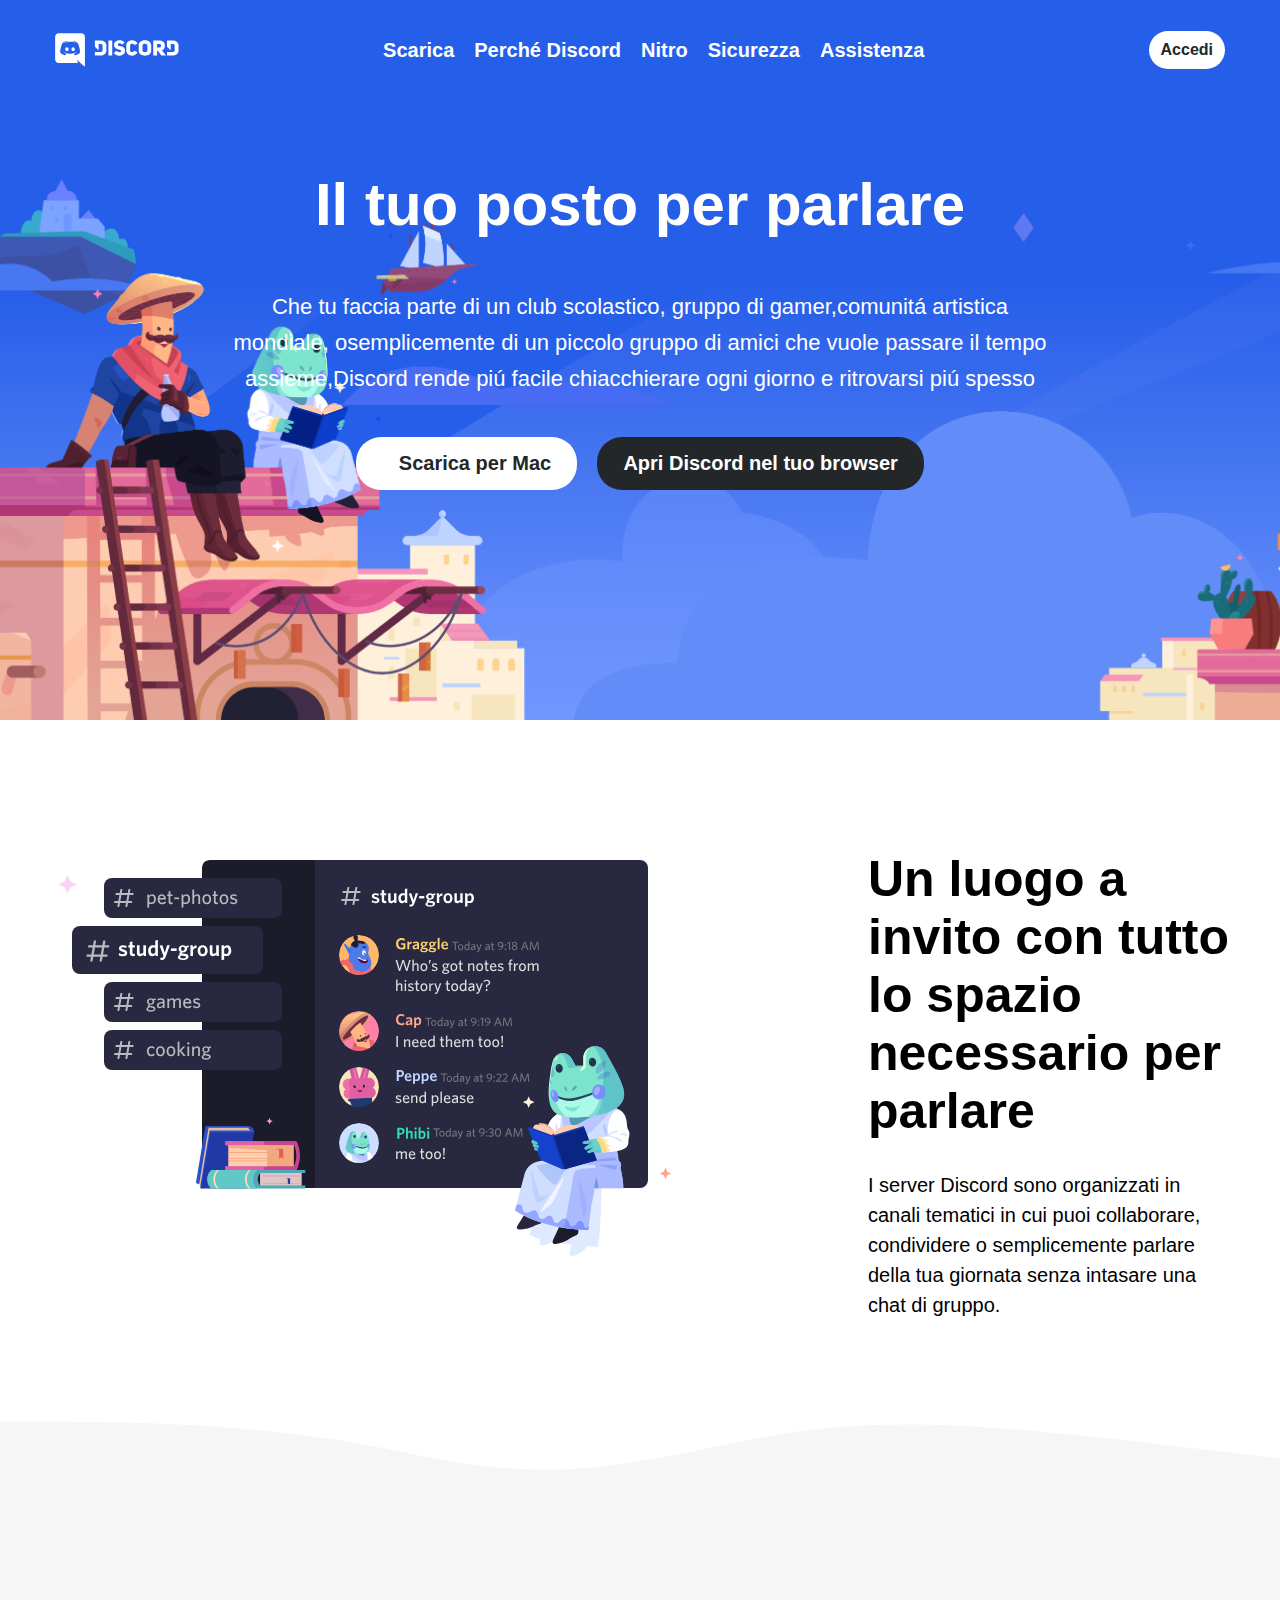
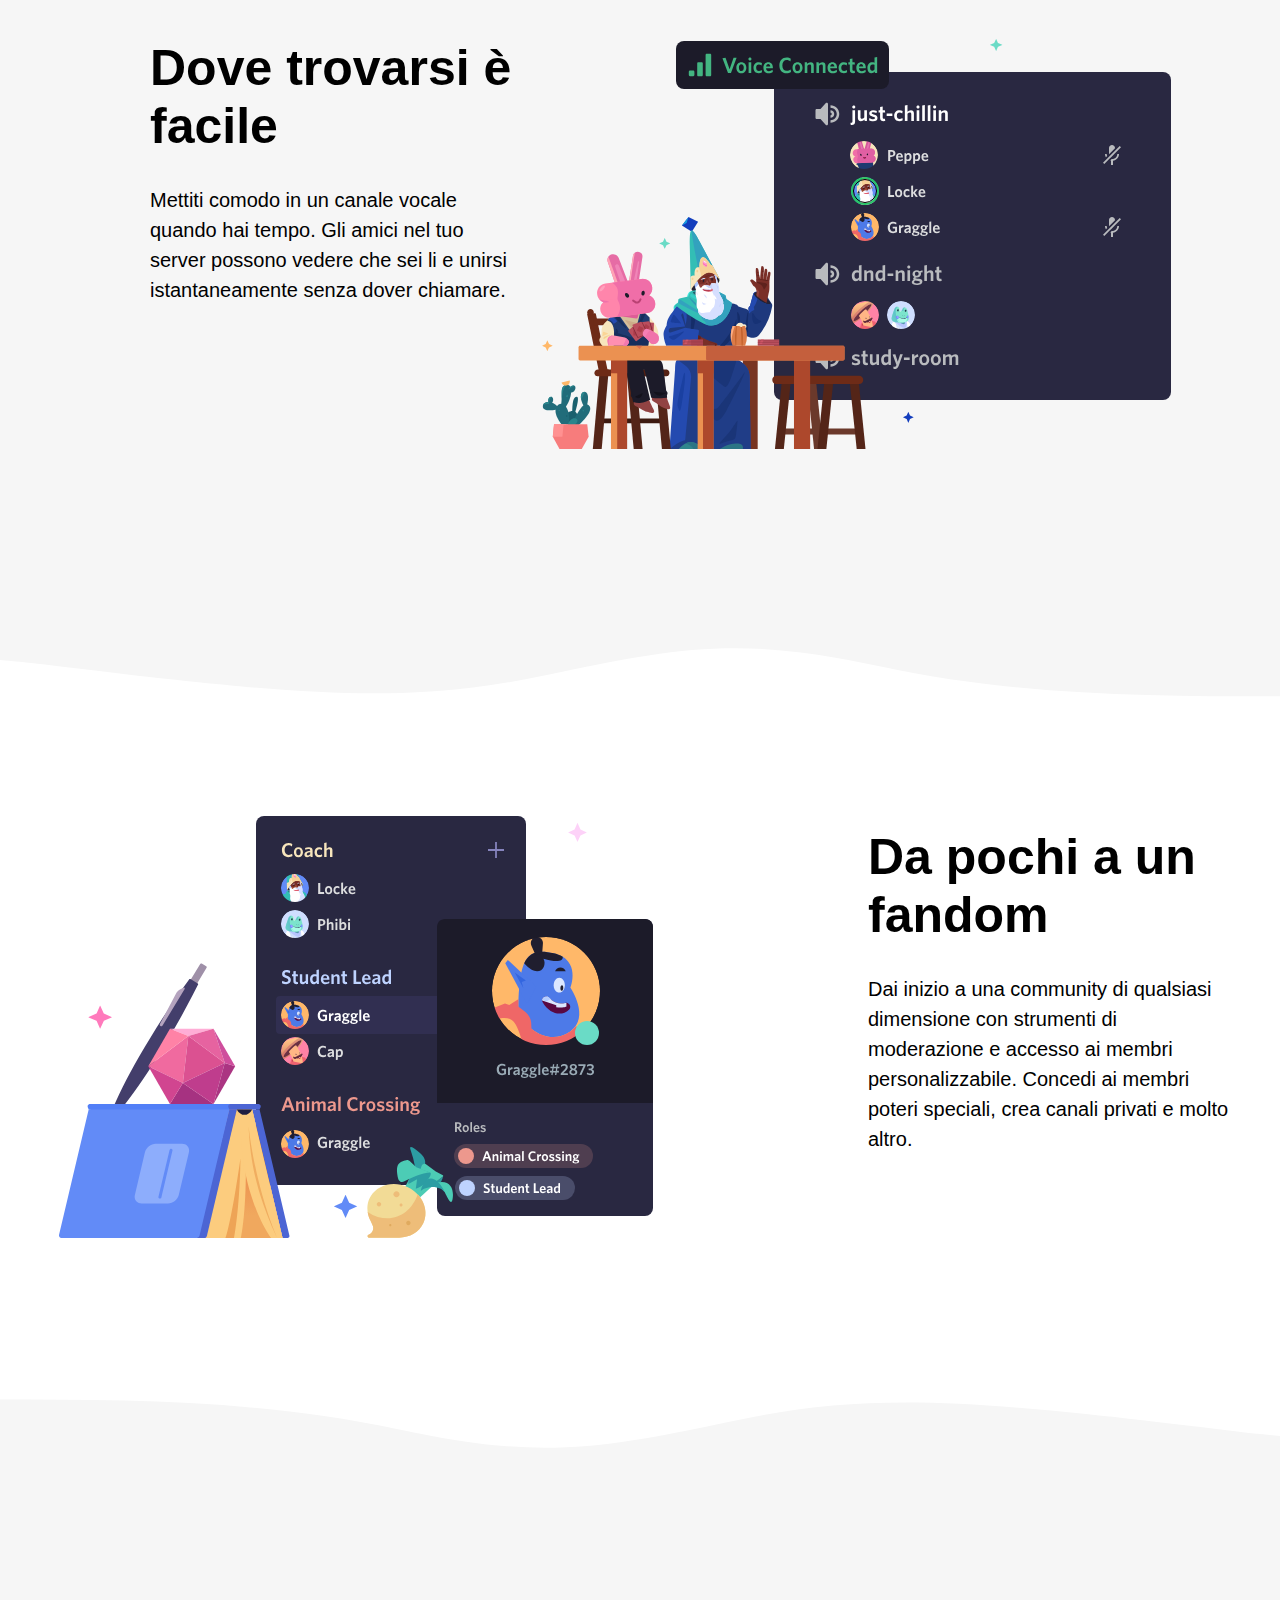
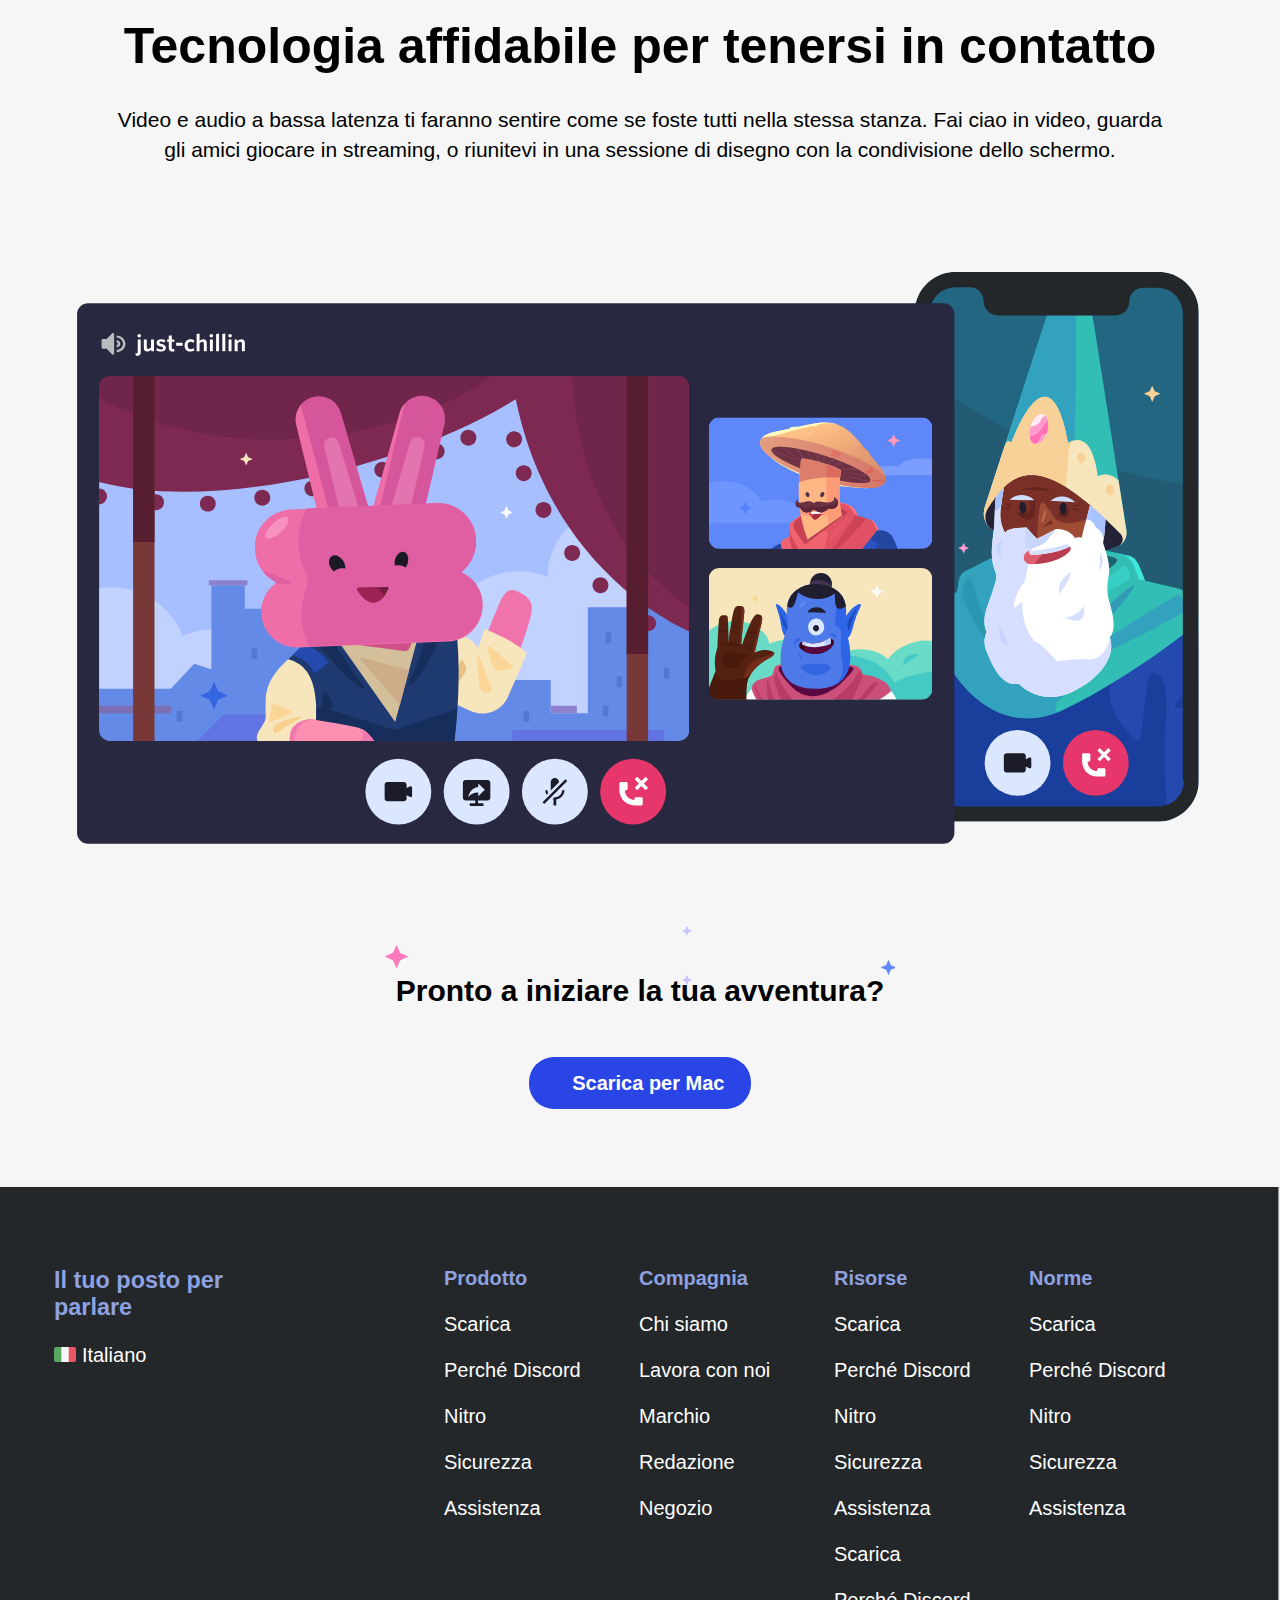
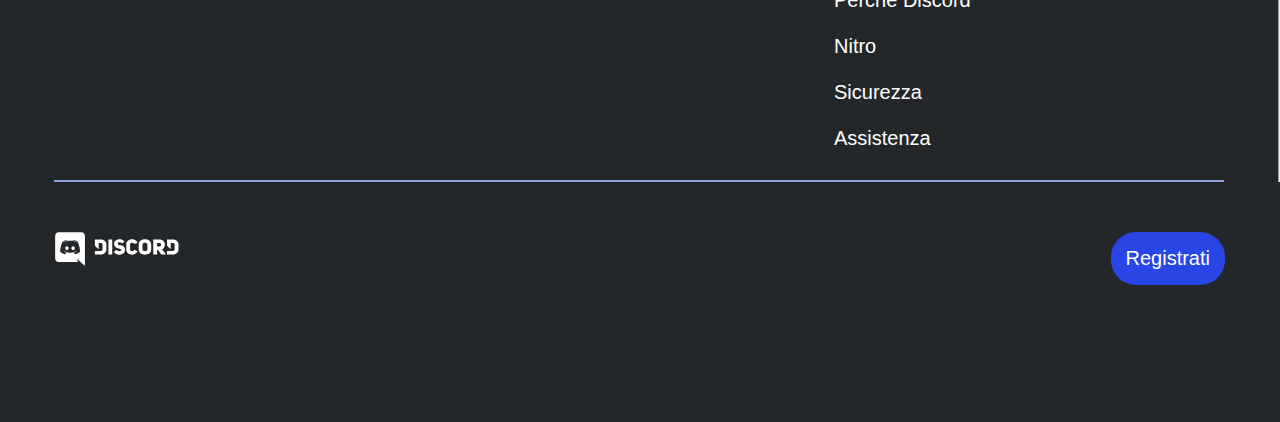
<file: index.html>
<!DOCTYPE html>
<html lang="it">

<head>
    <meta charset="UTF-8">
    <meta http-equiv="X-UA-Compatible" content="IE=edge">
    <meta name="viewport" content="width=device-width, initial-scale=1.0">
    <link rel="stylesheet" href="https://cdnjs.cloudflare.com/ajax/libs/font-awesome/6.2.0/css/all.min.css"
        integrity="sha512-xh6O/CkQoPOWDdYTDqeRdPCVd1SpvCA9XXcUnZS2FmJNp1coAFzvtCN9BmamE+4aHK8yyUHUSCcJHgXloTyT2A=="
        crossorigin="anonymous" referrerpolicy="no-referrer" />
    <link rel="stylesheet" href="./css/style.css">
    <title>Discord</title>
</head>



<body>
    <!-- inizio header -->
    <header class="debug ">

        <nav class="debug container flex">
            <img class="cursore" src="./img/logo.svg" alt="Logo">
            <ul class="flex cursore">
                <li class="underline"><a  href="#"></a><strong>Scarica</strong> </li>
                <li class="underline"><a  href="#"></a><strong> Perch&eacute; Discord </strong></li>
                <li class="underline"><a  href="#"></a><strong>Nitro</strong></li>
                <li class="underline"><a  href="#"></a><strong>Sicurezza</strong></li>
                <li class="underline"><a  href="#"></a><strong>Assistenza</strong></li>
            </ul>
            <a class="btn bg-btn" href="./pages/accedi.html"> <strong> Accedi</strong></a>
        </nav>

        <!-- Hero -->
        <section class="hero ">

            <div class="container">
                <h1>Il tuo posto per parlare</h1>
                <div class="spazio">
                    <p>Che tu faccia parte di un club scolastico, gruppo di gamer,comunit&aacute; artistica</p>
                    <p> mondiale, osemplicemente di un piccolo gruppo di amici che vuole passare il tempo </p>
                    <p> assieme,Discord rende pi&uacute; facile chiacchierare ogni giorno e ritrovarsi pi&uacute; spesso
                    </p>
                </div>
                <div class="flex-center">
                    <a class="btn-bianco marigine-bottone bg-btn" href="#">&nbsp &nbsp<i
                            class="fa-solid fa-down-long"></i>&nbsp <strong> Scarica per Mac &nbsp </strong></a>
                    <a class="btn-nero marigine-bottone bg-btn2" href="#"> &nbsp <strong> Apri Discord nel tuo browser
                            &nbsp</strong></a>
                </div>
            </div>
        </section>

        <!--Fine  Hero -->

    </header>

    <!-- fine header -->

    <!-- inizio main -->

    <!-- sezione 1 -->

    <main>
        <div class="nonno">
            <div class="padre">
                <img class="float-left" src="./img/item1.svg" alt="Logo">

                <div class="centrato-sinistra float-left">
                    <h2>Un luogo a invito con tutto lo spazio necessario per parlare</h2>
                    <p class="spaziatura">I server Discord sono organizzati in canali tematici in cui puoi collaborare,
                        condividere o semplicemente parlare della tua giornata senza intasare una chat di gruppo.</p>
                </div>
            </div>
        </div>
        <!-- wave sopra -->
        <div class="wave"><svg style="display: block;" class="wave-1hkxOo" version="1.1"
                xmlns="http://www.w3.org/2000/svg" viewBox="0 0 1440 100" preserveAspectRatio="none">
                <path class="wavePath-haxJK1 animationPaused-2hZ4IO"
                    d="M826.337463,25.5396311 C670.970254,58.655965 603.696181,68.7870267 447.802481,35.1443383 C293.342778,1.81111414 137.33377,1.81111414 0,1.81111414 L0,150 L1920,150 L1920,1.81111414 C1739.53523,-16.6853983 1679.86404,73.1607868 1389.7826,37.4859505 C1099.70117,1.81111414 981.704672,-7.57670281 826.337463,25.5396311 Z"
                    fill="currentColor"></path>
            </svg>
        </div>

        <!-- sezione 2 -->
        <div class="nonno-2">
            <div class="padre">
                <img class="float-right" src="./img/item2.svg" alt="Logo">

                <div class="centrato-destra float-left">
                    <h2>Dove trovarsi è facile</h2>
                    <p class="spaziatura">Mettiti comodo in un canale vocale quando hai tempo. Gli amici nel tuo server
                        possono vedere che
                        sei
                        li e unirsi istantaneamente senza dover chiamare.</p>
                </div>
            </div>
        </div>

        <!-- wave sotto -->

        <div class="wave-2"><svg style="display: block;" class="wave-1hkxOo" version="1.1"
                xmlns="http://www.w3.org/2000/svg" viewBox="0 0 1440 100" preserveAspectRatio="none">
                <path class="wavePath-haxJK1 animationPaused-2hZ4IO"
                    d="M826.337463,25.5396311 C670.970254,58.655965 603.696181,68.7870267 447.802481,35.1443383 C293.342778,1.81111414 137.33377,1.81111414 0,1.81111414 L0,150 L1920,150 L1920,1.81111414 C1739.53523,-16.6853983 1679.86404,73.1607868 1389.7826,37.4859505 C1099.70117,1.81111414 981.704672,-7.57670281 826.337463,25.5396311 Z"
                    fill="currentColor"></path>
            </svg>
        </div>

        <!-- sezione 3 -->

        <div class="nonno-3">
            <div class="padre">
                <img class="float-left" src="./img/item3.svg" alt="Logo">

                <div class="centrato-sinistra float-left">
                    <h2>Da pochi a un fandom</h2>
                    <p class="spaziatura">Dai inizio a una community di qualsiasi dimensione con strumenti di
                        moderazione e accesso ai
                        membri personalizzabile. Concedi ai membri poteri speciali, crea canali privati e molto altro.
                    </p>
                </div>
            </div>
        </div>

        <!-- wave sopra -->
        <div class="wave"><svg style="display: block;" class="wave-1hkxOo" version="1.1"
                xmlns="http://www.w3.org/2000/svg" viewBox="0 0 1440 100" preserveAspectRatio="none">
                <path class="wavePath-haxJK1 animationPaused-2hZ4IO"
                    d="M826.337463,25.5396311 C670.970254,58.655965 603.696181,68.7870267 447.802481,35.1443383 C293.342778,1.81111414 137.33377,1.81111414 0,1.81111414 L0,150 L1920,150 L1920,1.81111414 C1739.53523,-16.6853983 1679.86404,73.1607868 1389.7826,37.4859505 C1099.70117,1.81111414 981.704672,-7.57670281 826.337463,25.5396311 Z"
                    fill="currentColor"></path>
            </svg>
        </div>

        <!-- sezione 4 -->

        <div class="nonno-4">

            <div class="padre">
                <div">
                    <h2>Tecnologia affidabile per tenersi in contatto</h2>
                    <p class="spaziatura-2"> Video e audio a bassa latenza ti faranno sentire come se foste tutti nella
                        stessa stanza. Fai ciao in
                        video, guarda gli amici giocare in streaming, o riunitevi in una sessione di disegno con la
                        condivisione
                        dello schermo.</p>
            </div>
            <img class="" src="./img/item4-big.svg" alt="Logo" style="width: 1200px;">

            <br>
            <div class="sfondoStellina">
                <br>
                <p class="paragrafo-stellina"> <strong> Pronto a iniziare la tua avventura?</strong></p>
            </div>
            <br>

            <br>

            <a class="btn-viola marigine-bottone bg-btn3" href="#">&nbsp &nbsp<i class="fa-solid fa-down-long"></i>&nbsp
                <strong> Scarica per Mac &nbsp </strong></a>
        </div>
        </div>

    </main>

    <!-- Fine main -->

    <!-- Inizio footer -->

    <footer>
        <div class="flexcontainer">
            <ul class="list-1">
                <li class="no-underline">
                    <h3>Il tuo posto per <br> parlare</h3>
                    <br>
                </li>
                <li><img src="./img/ita.png" alt="" style="height: 15px;"> Italiano <i
                        class="fa-solid fa-angle-down"></i></li>
                <br>
                <li><i class="fa-brands fa-twitter"></i> &nbsp; &nbsp; <i class="fa-brands fa-instagram"></i> &nbsp;
                    &nbsp;<i class="fa-brands fa-facebook"></i> &nbsp; &nbsp; <i class="fa-brands fa-youtube"></i> </li>
            </ul>
            <ul class="list">
                <li class="no-underline">
                    <h4>Prodotto</h4>
                    <br>
                </li>
                <li><a class="bianco" href="#">Scarica</a></li>
                <br>
                <li><a class="bianco" href="#">Perch&eacute; Discord</a></li>
                <br>
                <li><a class="bianco" href="#">Nitro</a></li>
                <br>
                <li><a class="bianco" href="#">Sicurezza</a></li>
                <br>
                <li><a class="bianco" href="#">Assistenza</a></li>
            </ul>
            <ul class="list">
                <li class="no-underline">
                    <h4>Compagnia</h4>
                    <br>
                </li>
                <li><a class="bianco" href="#">Chi siamo</a></li>
                <br>
                <li><a class="bianco" href="#">Lavora con noi</a></li>
                <br>
                <li><a class="bianco" href="#">Marchio</a></li>
                <br>
                <li><a class="bianco" href="#">Redazione</a></li>
                <br>
                <li><a class="bianco" href="#">Negozio</a></li>
            </ul>
            <ul class="list">
                <li class="no-underline">
                    <h4 >Risorse</h4>
                    <br>
                </li>
                <li><a class="bianco" href="#">Scarica</a></li>
                <br>
                <li><a class="bianco" href="#">Perch&eacute; Discord</a></li>
                <br>
                <li><a class="bianco" href="#">Nitro</a></li>
                <br>
                <li><a class="bianco" href="#">Sicurezza</a></li>
                <br>
                <li><a class="bianco" href="#">Assistenza</a></li>
                <br>
                <li><a class="bianco" href="#">Scarica</a></li>
                <br>
                <li><a class="bianco" href="#">Perch&eacute; Discord</a></li>
                <br>
                <li><a class="bianco" href="#">Nitro</a></li>
                <br>
                <li><a class="bianco" href="#">Sicurezza</a></li>
                <br>
                <li><a class="bianco" href="#">Assistenza</a></li>

            </ul>
            </ul>
            <ul class="list">
                <li  class="no-underline">
                    <h4>Norme</h4>
                    <br>
                </li>
                <li><a class="bianco" href="#">Scarica</a></li>
                <br>
                <li><a class="bianco" href="#">Perch&eacute; Discord</a></li>
                <br>
                <li><a class="bianco" href="#">Nitro</a></li>
                <br>
                <li><a class="bianco" href="#">Sicurezza</a></li>
                <br>
                <li><a class="bianco" href="#">Assistenza</a></li>
            </ul>
        </div>
        <hr>
        <div class="flexcontainer-2">
            <div>
                <img src="./img/logo.svg" alt="Logo">
            </div>
            <a class="btn-viola bg-btn3" href="#">Registrati</a>



        </div>
    </footer>

    <!-- Fine Footer -->

</body>



</html>
</file>
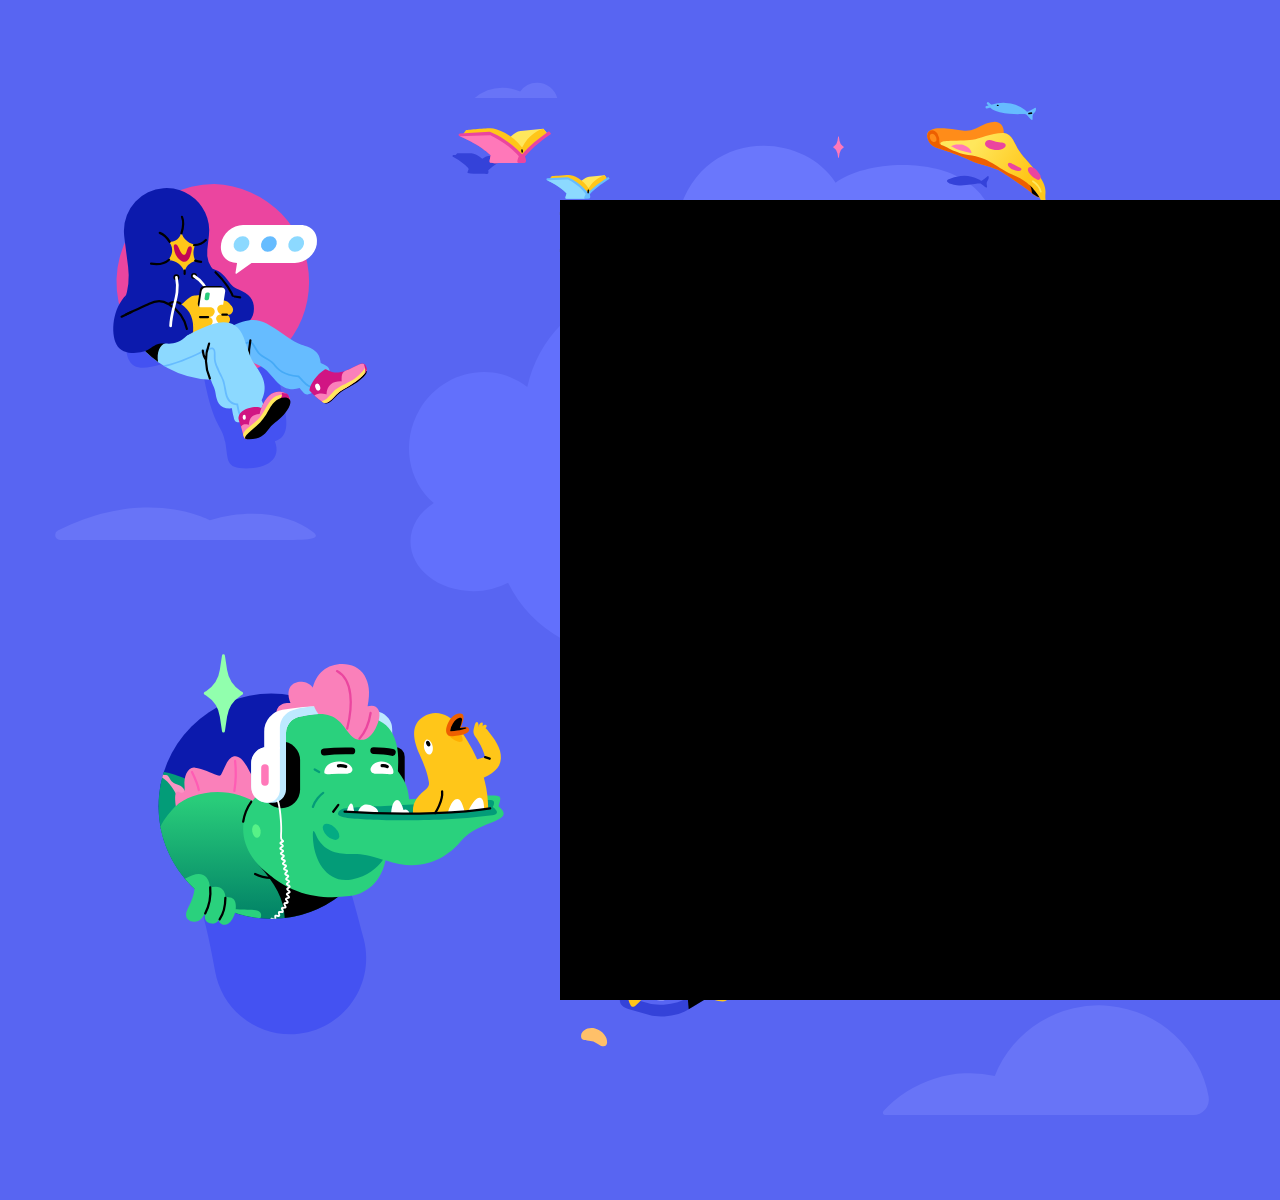
<file: pages/accedi.html>
<!DOCTYPE html>
<html lang="it">

<head>
    <meta charset="UTF-8">
    <meta http-equiv="X-UA-Compatible" content="IE=edge">
    <meta name="viewport" content="width=device-width, initial-scale=1.0">
    <link rel="stylesheet" href="../css/style2.css">
    <title>Document</title>
</head>

<body>
    <div class="bg">

        <div class="form">

            <div class="interno-s">

                <h1>titolo</h1>

            </div>

            <div class="interno-d">

                <h1>titolo</h1>

            </div>

        </div>








    </div>

</body>

</html>
</file>
<file: css/style.css>
* {
    margin: 0;
    padding: 0;
    box-sizing: border-box;
    font-family: Helvetica, Arial, sans-serif;
}

.debug {
    /* border: 1px solid red; */
    min-height: 100px;
}

header {
    background-color: #255EE9;

}

footer {
    background-color: #23272a;
    color: white;
}

.container {
    max-width: 1170px;
    margin: 0 auto;
}

.btn {
    display: block;
    background-color: white;
    border-radius: 20px;
    padding: 10px 12px;
    text-decoration: none;
    color: #23272a;


}
.bg-btn:hover{
    color: #255EE9;
    box-shadow: 0px 10px 15px 2px rgba(0 ,0 ,0 , 0.2);
}

.bg-btn2:hover{
    background-color: #2b2f33;
    box-shadow: 0px 10px 15px 2px rgba(0 ,0 ,0 , 0.2);
}
.bg-btn3:hover{
    background-color: #8EA1E1;
    box-shadow: 0px 10px 15px 2px rgba(0 ,0 ,0 , 0.2);
}
ul {
    list-style-type: none;
    color: white;
    padding-top: 0px;
    font-size: 20px;
}
header li{
    padding-right: 20px;
}

.flex {
    display: flex;
    flex-flow: row wrap;
    justify-content: space-between;
    align-items: center;

}

.bg-grey {
    background-color: beige;
}

header nav ul {
    min-width: 500px;
}

.cursore {
    cursor: pointer;

}

.hero {
    background-image: url(../img/jumbo.png);
    background-size: cover;
    height: 620px;

}

h1 {
    color: white;
    text-align: center;
    font-size: 60px;
    padding-top: 70px;
    margin-bottom: 30px;
}

header p {
    color: white;
    text-align: center;
    padding: 5px;
    font-size: 22px;

}

.spazio {
    margin-top: 50px;
}

.btn-nero {
    display: block;
    background-color: #23272a;
    border-radius: 25px;
    padding: 10px 12px;
    color: white;
    text-decoration: none;
    font-size: 20px;
    padding: 15px;


}

.btn-bianco {
    display: block;
    background-color: white;
    border-radius: 25px;
    padding: 10px 12px;
    color: #23272a;
    text-decoration: none;
    font-size: 20px;
    padding: 15px;


}

.flex-center {
    display: flex;
    flex-flow: row wrap;
    justify-content: center;
    margin-top: 30px;
}

.marigine-bottone {
    margin: 10px;
}

main {

    text-align: center;

}

.clearfix::after {
    clear: both;
    display: block;
    content: "";
}

.float-left {
    float: left;

}

.float-right {
    float: right;

}

.centrato-sinistra {
    width: 520px;
    height: 200px;
    text-align: left;
    padding-left: 150px;
}



.padre {
    margin-right: 30px;
    width: 1200px;
    margin: auto;
    text-align: center;
}

p {
    font-size: 20px;
    padding-top: 30px;

}

.centrato-destra {
    width: 520px;
    height: 200px;
    text-align: left;
    padding-left: 150px;

}

.nonno {
    height: 700px;
    padding-top: 100px;

}

.nonno-2 {
    height: 700px;
    background-color: #F6F6F6;
    padding-top: 100px;
    padding-right: 260px;
}

.nonno-3 {
    height: 700px;
    background-color: white;
    padding-top: 100px;

}

.nonno-4 {
    height: 1300px;
    background-color: #F6F6F6;
    padding-top: 100px;
    text-align: center;

}

.spaziatura {
    line-height: 30px;
    font-size: 20px;
    
}
.spaziatura-2 {
    padding: 30px 70px;
    line-height: 30px;
    font-size: 21px;
    
}


.btn-viola {
    
    background-color:#2945E6;
    border-radius: 25px;
    padding: 8px 10px;
    color: white;
    text-decoration: none;
    font-size: 20px;
    padding: 15px;
    align-self: flex-start;


}

.flexcontainer {
    display: flex;
    justify-content: space-around;
    align-items: flex-start;
    width: 1170px;
    margin: 0 auto;
    padding-top: 80px;

    border-bottom: 2px solid #8EA1E1;
    padding-bottom: 30px;
}

.flexcontainer-2 {
    display: flex;
    justify-content: space-between;
    width: 1170px;
    margin: 0 auto;
    padding-top: 50px;
    height: 240px;

}

h4,h3 {
    color: #8EA1E1;
}

h2 {
    padding-top: 30px;
    font-size: 50px;
}

a {
    text-decoration: none;
    padding-top: 30px;
}

.bianco {
    color: white;
}

footer {
    display: flex;
    flex-flow: row wrap;
    justify-content: left;

}

.list {

    width: calc(100% /6);
}

.list-1 {

    width: calc((100% /6) * 2);
}

.wave {
    color: #F6F6F6;
}

.wave-2 {
    color: #F6F6F6;
    transform: rotate(180deg);
}
.paragrafo-stellina{

    font-size: 30px;
}
.sfondoStellina{
    background-image: url(../img/stars.svg);
    height: 60px;
    width: 510px;
    margin: auto;
    margin-bottom: 50px;
}

.underline:hover{
    text-decoration: underline;
}
li:hover{

    text-decoration: underline;
}
.no-underline:hover{

    text-decoration: none;
}
</file>
<file: css/style2.css>
* {
    margin: 0;
    padding: 0;
    box-sizing: border-box;
    font-family: Helvetica, Arial, sans-serif;
}

.bg {
    position: absolute;
    background-image: url(../img/sfondo.svg);
    width: 1920px;
    height: 1200px;
}

.form {
    margin: 200px auto;
    width: 800px;
    height: 800px;
    background-color: black;
}
</file>
